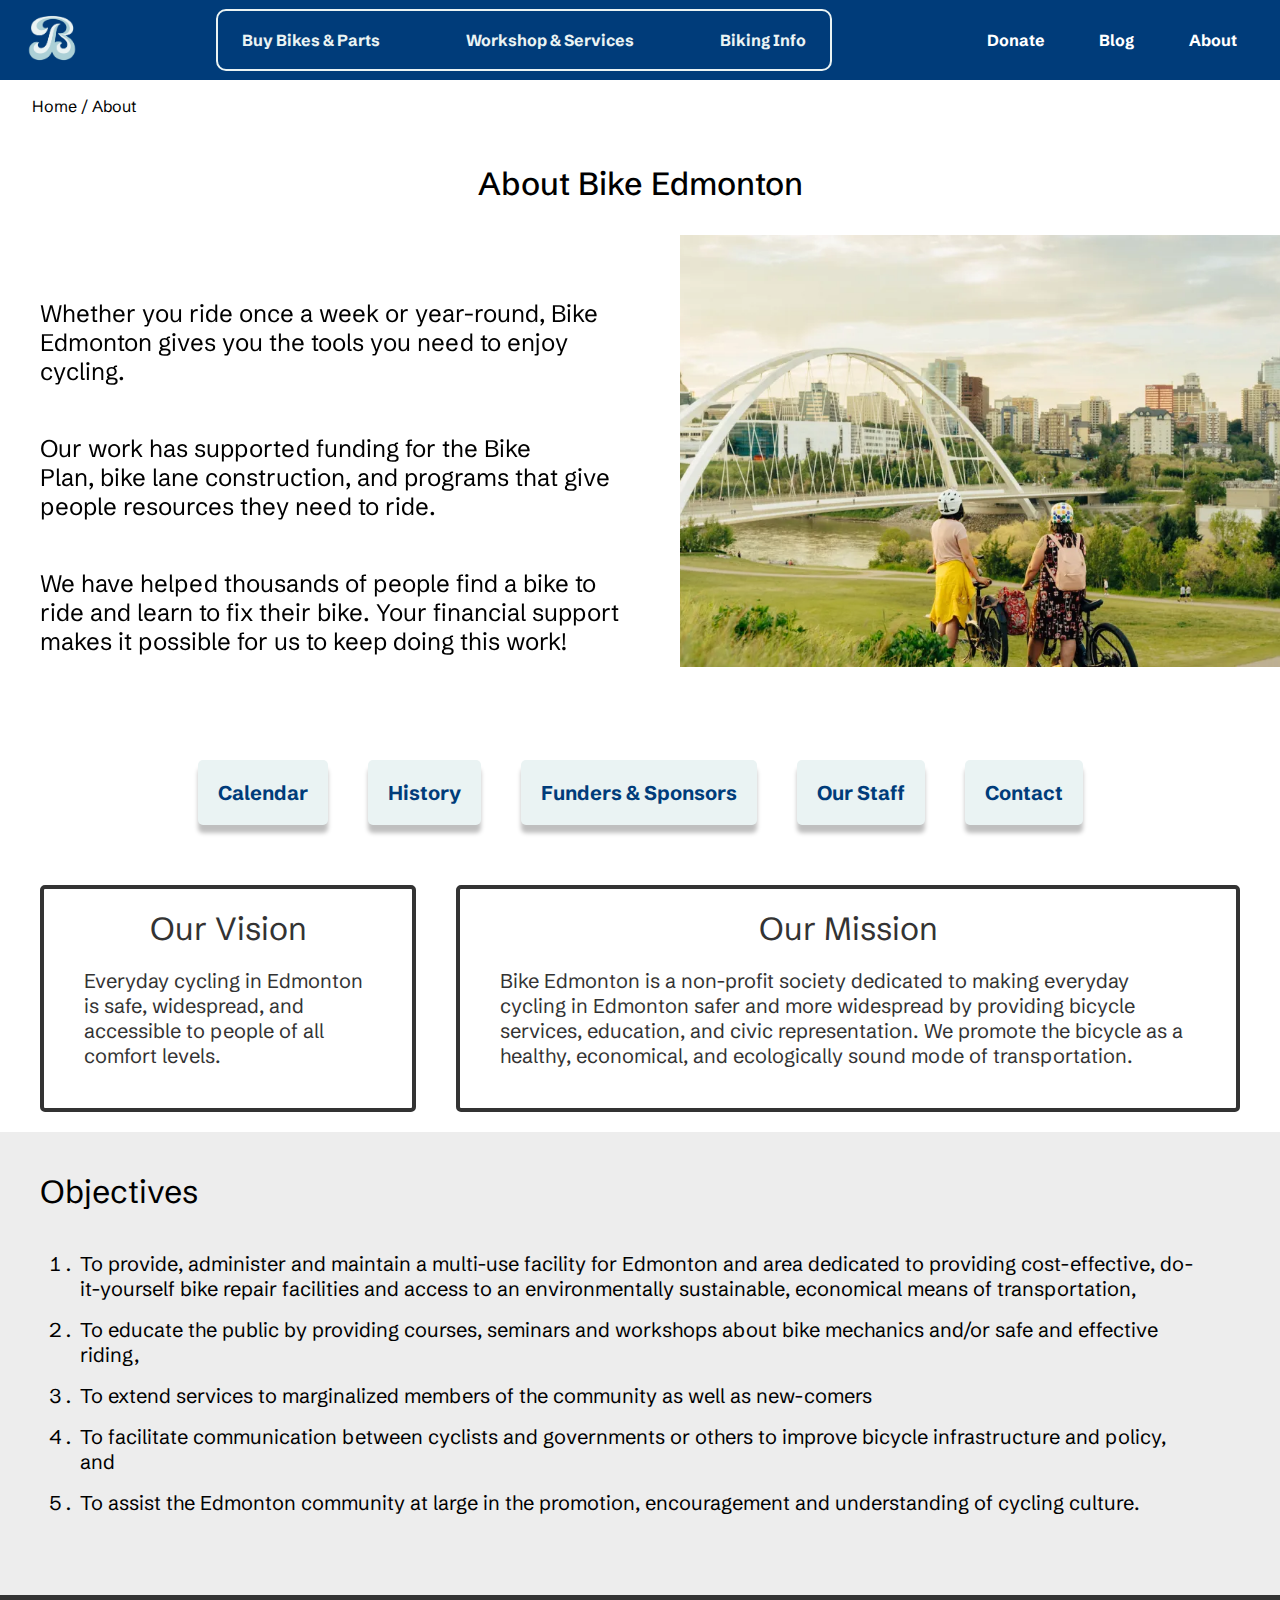
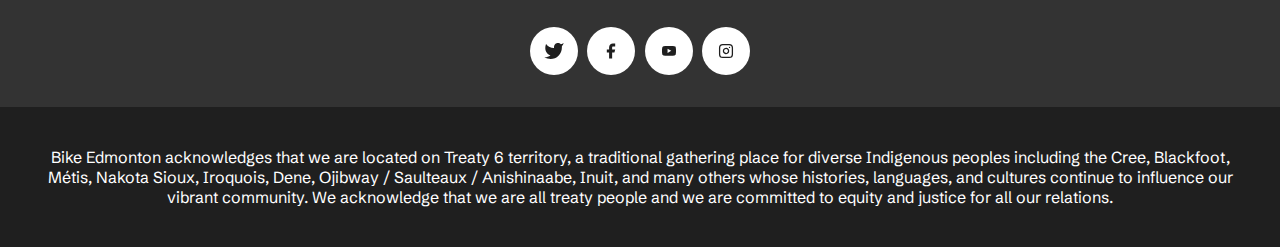
<file: about.html>
<!DOCTYPE html>
<html>
<head>
  	<meta charset="utf-8">
  	<meta name="viewport" content="initial-scale=1, width=device-width">
  	<title>Bike Edmonton</title>
  	<link rel="stylesheet"  href="./Styles/about.css" />
    <link rel="stylesheet"  href="./Styles/global.css" />

    <link rel="preconnect" href="https://fonts.googleapis.com">
	<link rel="preconnect" href="https://fonts.gstatic.com" crossorigin>
	<link href="https://fonts.googleapis.com/css2?family=Schibsted+Grotesk:ital,wght@0,400..900;1,400..900&display=swap" rel="stylesheet">

</head>
<body class="home">

    <nav class="nav-bar hidden-mobile">
        <div class="nav-logo-wrapper">
        <a href="index.html">
                <img class="logo-b" alt="Bike Edmonton Logo" src="Images/logo-b.png">
        </a>
        </div>
        <div class="main-nav-links">
                <div class="nav-txt" id="frameContainer">
                    <a href="buyBikesParts.html"><b>Buy Bikes & Parts</b></a>
                </div>
                <div class="nav-txt">
                    <a href="services.html"><b>Workshop & Services</b></a>
                </div>
                <div class="nav-txt">
                    <b>Biking Info</b>
                </div>
        </div>
        <div class="secondary-links">
                <b class="nav-txt">Donate</b>
                <b class="nav-txt">Blog</b>
                <a href="about.html"><b class="nav-txt">About</b></a>
        </div>
    </nav>

    <nav class="nav-bar hidden-desktop">
		<div class="nav-logo-wrapper">
			<a href="index.html">
					<img class="logo-b" alt="Bike Edmonton Logo" src="Images/logo-b.png">
			</a>
		</div>
		<img class="menu-icon" alt="Hamburger Menu" src="Images/menu.svg">
	</nav>


    <section class="breadcrumb">Home / About</section>

    <div class="title"> About Bike Edmonton</div>
    
    <section class="header-sect">
        <img class="right-img hidden-desktop" alt="Two people riding bikes, overlooking the city of Edmonton" src="Images/splashBackground2.png">
        <div class="left-txt">
                    <p>Whether you ride once a week or year-round, Bike Edmonton gives you the tools you need to enjoy cycling.</p>
                    <p>Our work has supported funding for the Bike Plan, bike lane construction, and programs that give people resources they need to ride.</p>
                    <p>We have helped thousands of people find a bike to ride and learn to fix their bike. Your financial support makes it possible for us to keep doing this work!</p>
        </div>
        <img class="right-img hidden-mobile" alt="Two people riding bikes, overlooking the city of Edmonton" src="Images/splashBackground2.png">
    </section>

    <section class="about-btns">
        <div class="sticky-note-btn">
                <b>Calendar</b>
        </div>
        <div class="sticky-note-btn">
                <b>History</b>
        </div>
        <div class="sticky-note-btn">
                <b>Funders & Sponsors</b>
        </div>
        <div class="sticky-note-btn">
                <b>Our Staff</b>
        </div>
        <div class="sticky-note-btn">
                <b>Contact</b>
        </div>
    </section>

    <section class="vision-mission-sect">
        <div class="vision-left">
                <div>Our Vision</div>
                <div class="content-txt">Everyday cycling in Edmonton is safe, widespread, and accessible to people of all comfort levels.</div>
        </div>
        <div class="mission-right">
                <div>Our Mission</div>
                <div class="content-txt">Bike Edmonton is a non-profit society dedicated to making everyday cycling in Edmonton safer and more widespread by providing bicycle services, education, and civic representation. We promote the bicycle as a healthy, economical, and ecologically sound mode of transportation.</div>
        </div>
    </section>

    <section class="objective-sect">
            Objectives
            <ol class="objective-list">
                <li>To provide, administer and maintain a multi-use facility for Edmonton and area dedicated to providing cost-effective, do-it-yourself bike repair facilities and access to an environmentally sustainable, economical means of transportation,</li>
                <li>To educate the public by providing courses, seminars and workshops about bike mechanics and/or safe and effective riding,</li>
                <li>To extend services to marginalized members of the community as well as new-comers</li>
                <li>To facilitate communication between cyclists and governments or others to improve bicycle infrastructure and policy, and</li>
                <li>To assist the Edmonton community at large in the promotion, encouragement and understanding of cycling culture.</li>
            </ol>
    </section>

    <footer class="footer">
        <div class="social-wrapper">
                <div class="vector-wrapper">
                    <img class="vector-icon" alt="X icon" src="Images/twitter.svg">
                    
                </div>
                <div class="vector-wrapper">
                    <img class="vector-icon" alt="Facebook icon" src="Images/facebook.svg">
                    
                </div>
                <div class="vector-wrapper">
                    <img class="vector-icon" alt="Youtube icon" src="Images/youtube.svg">
                    
                </div>
                <div class="vector-wrapper">
                    <img class="vector-icon" alt="Instagram icon" src="Images/instagram.svg">
                    
                </div>
        </div>
        <div class="acknowledgement">Bike Edmonton acknowledges that we are located on Treaty 6 territory, a traditional gathering place for diverse Indigenous peoples including the Cree, Blackfoot, Métis, Nakota Sioux, Iroquois, Dene, Ojibway / Saulteaux / Anishinaabe, Inuit, and many others whose histories, languages, and cultures continue to influence our vibrant community. We acknowledge that we are all treaty people and we are committed to equity and justice for all our relations.</div>
    </footer>
  	
  	</body>
</html>
</file>
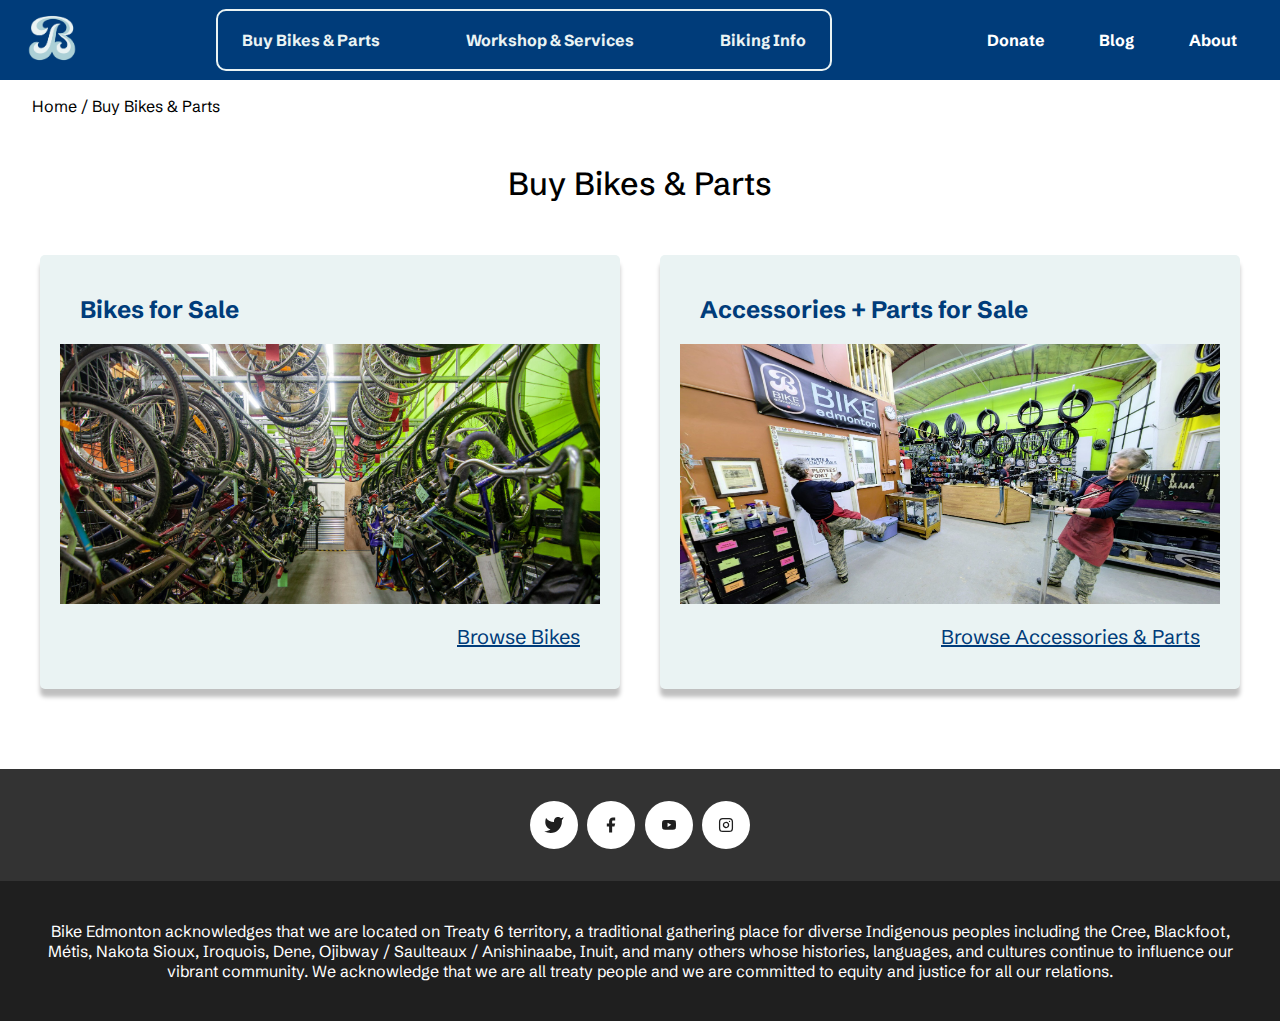
<file: buyBikesParts.html>
<!DOCTYPE html>
<html>
<head>
  	<meta charset="utf-8">
  	<meta name="viewport" content="initial-scale=1, width=device-width">
  	<title>Bike Edmonton</title>
  	<link rel="stylesheet"  href="./Styles/buyBikesParts.css" />
    <link rel="stylesheet"  href="./Styles/global.css" />

    <link rel="preconnect" href="https://fonts.googleapis.com">
	<link rel="preconnect" href="https://fonts.gstatic.com" crossorigin>
	<link href="https://fonts.googleapis.com/css2?family=Schibsted+Grotesk:ital,wght@0,400..900;1,400..900&display=swap" rel="stylesheet">
  	
</head>
<body class="home">

    <nav class="nav-bar hidden-mobile">
        <div class="nav-logo-wrapper">
        <a href="index.html">
                <img class="logo-b" alt="Bike Edmonton Logo" src="Images/logo-b.png">
        </a>
        </div>
        <div class="main-nav-links">
                <div class="nav-txt" id="frameContainer">
                    <a href="buyBikesParts.html"><b>Buy Bikes & Parts</b></a>
                </div>
                <div class="nav-txt">
                    <a href="services.html"><b>Workshop & Services</b></a>
                </div>
                <div class="nav-txt">
                    <b>Biking Info</b>
                </div>
        </div>
        <div class="secondary-links">
                <b class="nav-txt">Donate</b>
                <b class="nav-txt">Blog</b>
                <a href="about.html"><b class="nav-txt">About</b></a>
        </div>
    </nav>

    <nav class="nav-bar hidden-desktop">
		<div class="nav-logo-wrapper">
			<a href="index.html">
					<img class="logo-b" alt="Bike Edmonton Logo" src="Images/logo-b.png">
			</a>
		</div>
		<img class="menu-icon" alt="Hamburger menu" src="Images/menu.svg">
	</nav>

    <div class="breadcrumb">Home / Buy Bikes & Parts</div>

    <div class="title">Buy Bikes & Parts</div>
    
    <div class="menu-options">
            <div class="cards">
                <div class="card-title">
                        <b>Bikes for Sale</b>
                </div>
                <div class="bikes-image"></div>
                <div class="browse-wrapper">Browse Bikes</div>
            </div>

            <div class="cards">
                <div class="card-title">
                        <b>Accessories + Parts for Sale</b>
                </div>
                <div class="parts-image"></div>
                <div class="browse-wrapper">Browse Accessories & Parts</div>
            </div>
    </div>

    <footer class="footer">
        <div class="social-wrapper">
                <div class="vector-wrapper">
                    <img class="vector-icon" alt="X icon" src="Images/twitter.svg">
                    
                </div>
                <div class="vector-wrapper">
                    <img class="vector-icon" alt="Facebook icon" src="Images/facebook.svg">
                    
                </div>
                <div class="vector-wrapper">
                    <img class="vector-icon" alt="Youtube icon" src="Images/youtube.svg">
                    
                </div>
                <div class="vector-wrapper">
                    <img class="vector-icon" alt="Instagram icon" src="Images/instagram.svg">
                    
                </div>
        </div>
        <div class="acknowledgement">Bike Edmonton acknowledges that we are located on Treaty 6 territory, a traditional gathering place for diverse Indigenous peoples including the Cree, Blackfoot, Métis, Nakota Sioux, Iroquois, Dene, Ojibway / Saulteaux / Anishinaabe, Inuit, and many others whose histories, languages, and cultures continue to influence our vibrant community. We acknowledge that we are all treaty people and we are committed to equity and justice for all our relations.</div>
    </footer>
  	
  	</body>
</html>
</file>
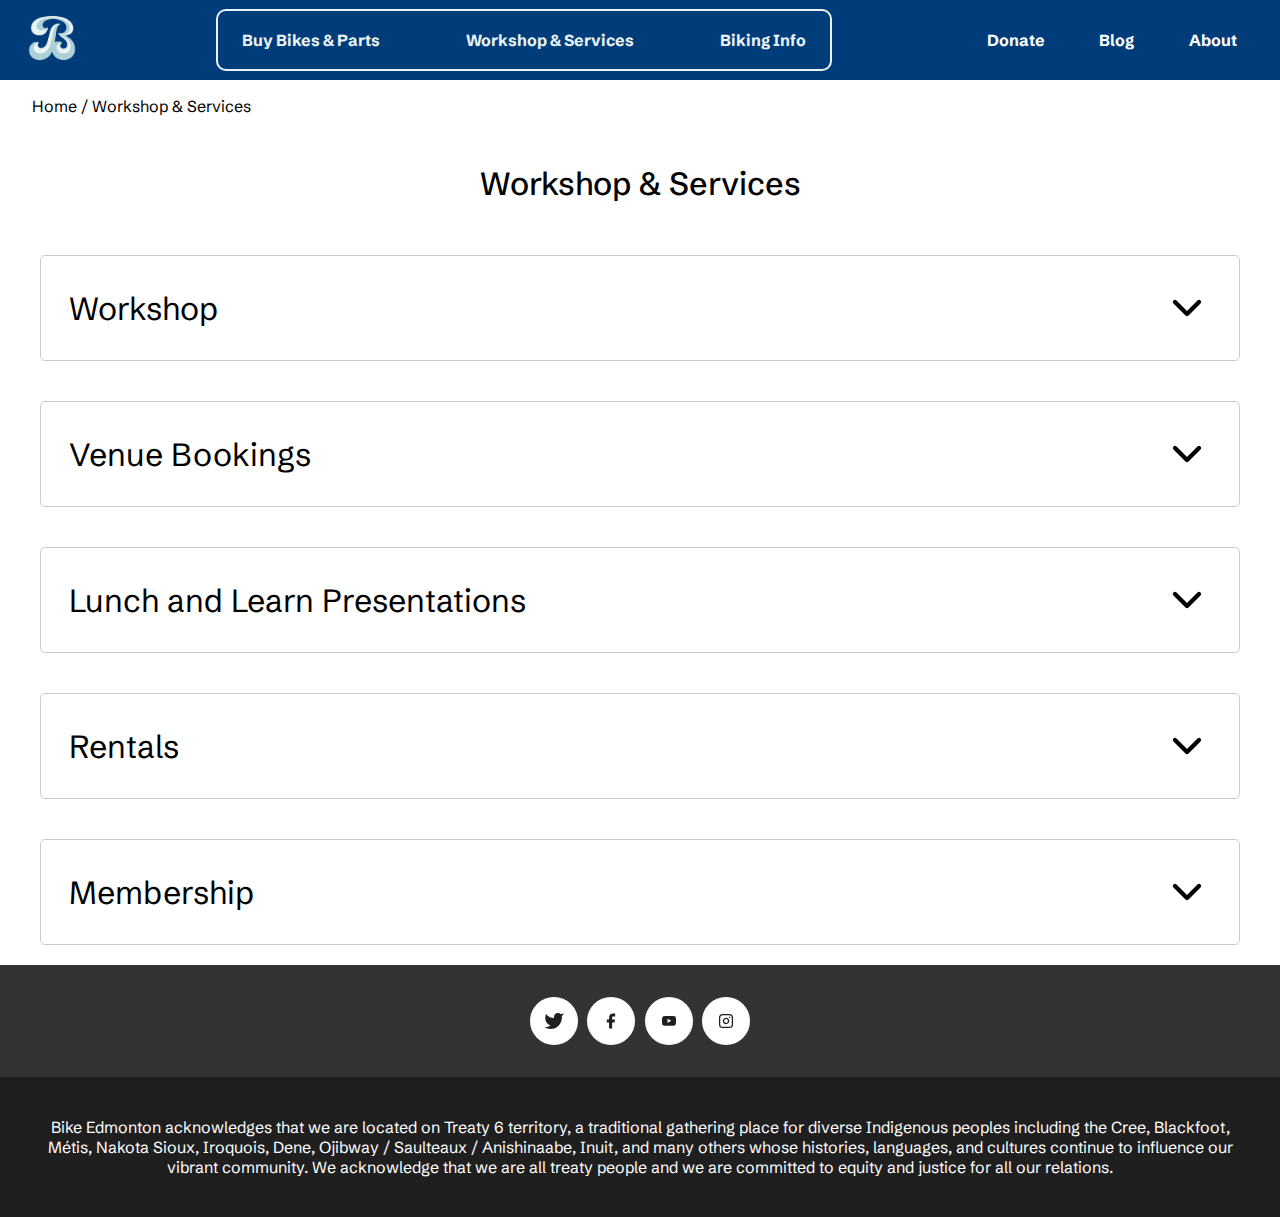
<file: services.html>
<!DOCTYPE html>
<html>
<head>
  	<meta charset="utf-8">
  	<meta name="viewport" content="initial-scale=1, width=device-width">
  	<title>Bike Edmonton</title>
  	<link rel="stylesheet"  href="./Styles/services.css" />
    <link rel="stylesheet"  href="./Styles/global.css" />

    <link rel="preconnect" href="https://fonts.googleapis.com">
	<link rel="preconnect" href="https://fonts.gstatic.com" crossorigin>
	<link href="https://fonts.googleapis.com/css2?family=Schibsted+Grotesk:ital,wght@0,400..900;1,400..900&display=swap" rel="stylesheet">
  	
</head>
<body class="home">
    <nav class="nav-bar hidden-mobile">
        <div class="nav-logo-wrapper">
        <a href="index.html">
            <img class="logo-b" alt="Bike Edmonton Logo" src="Images/logo-b.png">
        </a>
        </div>
        <div class="main-nav-links">
                <div class="nav-txt" id="frameContainer">
                    <a href="buyBikesParts.html"><b>Buy Bikes & Parts</b></a>
                </div>
                <div class="nav-txt">
                    <a href="services.html"><b>Workshop & Services</b></a>
                </div>
                <div class="nav-txt">
                    <b>Biking Info</b>
                </div>
        </div>
        <div class="secondary-links">
                <b class="nav-txt">Donate</b>
                <b class="nav-txt">Blog</b>
                <a href="about.html"><b class="nav-txt">About</b></a>
        </div>
    </nav>

    <nav class="nav-bar hidden-desktop">
		<div class="nav-logo-wrapper">
			<a href="index.html">
					<img class="logo-b" alt="Bike Edmonton Logo" src="Images/logo-b.png">
			</a>
		</div>
		<img class="menu-icon" alt="Hamburger Menu" src="Images/menu.svg">
	</nav>
            

    <div class="breadcrumb">Home / Workshop & Services</div>


    <div class="title">Workshop & Services</div>

    <section class="services-drop-downs">
    <div class="frame-container">
        <input type="checkbox" id="dropdown-toggle1" class="dropdown-toggle" hidden>
        <label for="dropdown-toggle1" class="title-container">
            <div class="section-title">Workshop</div>
            <img class="chevron-down-icon" alt="expand section arrow" src="Images/chevron-down.svg">
        </label>
        <div class="content-txt">
            <b>Bike Edmonton operates a fully-equipped, volunteer-run, community bike workshop. </b>
            <span>We have the tools (including specialty tools) needed to repair and maintain your bicycle, and mechanics to teach you how to do it. We have a large selection of used and new parts. We also have many used bicycles for sale, starting at $40 for basic as-is bicycles, and between $150-350 for most refurbished bikes.</span>
        </div>
        <div class="learn-more-wrapper">
            <b>Learn More</b>
        </div>
    </div>
</section>


    <div class="services-drop-downs">
    <div class="frame-container">
        <input type="checkbox" id="dropdown-toggle2" class="dropdown-toggle" hidden>
        <label for="dropdown-toggle2" class="title-container">
            <div class="section-title">Venue Bookings</div>
            <img class="chevron-down-icon" alt="expand section arrow" src="Images/chevron-down.svg">
        </label>
        <div class="content-txt">
            <p>
                <span>Our downtown shop can be booked for suitable events, and have been configured for lectures, movie screenings, and dance parties. Rates vary depending on the nature of the event and how much setup support you need.</span>
            </p>
            <p>
                <a class="contact-us" href="https://bikeedmonton.ca/contact" target="_blank">
                    <span>
                        <span class="contact-us1">Contact us</span>
                    </span>
                </a>
                <span> to inquire about booking facility details.
                </span>
            </p>
            <p>
                <span>&nbsp;</span>
            </p>
            <p>
                <b>Venue Information</b>
            </p>
            <p>
                <span>Our downtown shop is located at </span>
                <a class="contact-us" href="https://maps.app.goo.gl/U18UFxQeV32spoqq7" target="_blank">
                    <span>
                        <span class="contact-us1">10612-105 Avenue</span>
                    </span>
                </a>
                <span> immediately north of MacEwan University. It has excellent transit and bike network access. Maximum occupancy is 48 people. Chairs, tables, a projection screen, and other useful equipment are available if needed. Note: we have only one partly accessible washroom.</span>
            </p>
        </div>
    </div>
</div>

    <div class="services-drop-downs">
        <div class="frame-container">
                <input type="checkbox" id="dropdown-toggle3" class="dropdown-toggle" hidden>
                <label for="dropdown-toggle3" class="title-container">
                    <div class="section-title">Lunch and Learn Presentations</div>
                    <img class="chevron-down-icon" alt="expand section arrow" src="Images/chevron-down.svg">
                </label>
                <div class="content-txt">
                    <p>Book us for a 45-60 minute lunch-and-learn presentation for your office or group. We'll introduce key information for individuals interested in riding, including gear, on-road safety and basic mechanical checks.</p>
                    <p>&nbsp;</p>
                    <p>Want to encourage cycling to free up some parking stalls? Have a workplace bikeshare or new end-of-trip facilities? Coordinating an office sustainability group event? Or just want to help more people cycle?</p>
                    <p>&nbsp;</p>
                    <p>This presentation can be tailored to a specific focus. For availability and to make a booking, please
                        <a class="contact-us" href="https://bikeedmonton.ca/contact" target="_blank">
                                <span class="contact-us1">contact us</span>
                        </a>, providing as much lead time as possible.
                    </p>
                </div>
        </div>
    </div>
    <div class="services-drop-downs">
        <div class="frame-container">
                <input type="checkbox" id="dropdown-toggle4" class="dropdown-toggle" hidden>
                <label for="dropdown-toggle4" class="title-container">
                    <div class="section-title">Rentals</div>
                    <img class="chevron-down-icon" alt="expand section arrow" src="Images/chevron-down.svg">
                </label>
                <div class="content-txt">
                            <p>
                                <span>We have various rental services including:</span>
                            </p>
                            <p>
                                <span>&nbsp;</span>
                            </p>
                            <p>
                                <b>Rent a Mechanic</b>
                            </p>
                            <p>
                                <span>Book our certified bike mechanics! Available services include:
                                </span>
                            </p>
                            <ul>
                                <li>
                                    <span>Tune-up stations at your workplace or event
                                    </span>
                                </li>
                                <li>
                                    <span>Lunch-and-learn presentation on mechanics or riding
                                    </span>
                                </li>
                                <li>
                                    <span>Instructional seminars at your workplace or event
                                    </span>
                                </li>
                            </ul>
                            <p>
                                <span>For availability and pricing, and to tailor our service to your needs, please
                                </span>
                                <a class="contact-us" href="https://bikeedmonton.ca/contact" target="_blank">
                                        <span>
                                            <span class="contact-us1">contact us</span>
                                        </span>
                                </a>
                                <span>. We can also be booked for private courses. Public courses are listed on our
                                </span>
                                <a class="contact-us" href="https://bikeedmonton.ca/calendar/" target="_blank">
                                        <span>
                                            <span class="contact-us1">events calendar</span>
                                        </span>
                                </a>
                                <span>. Private courses can be booked for groups of 4 or more, depending on course topic, by
                                </span>
                                <a class="contact-us" href="https://bikeedmonton.ca/contact" target="_blank">
                                        <span>
                                            <span class="contact-us1">contacting us directly</span>
                                        </span>
                                </a>
                                <span>. Popular workshop topics include:</span>
                            </p>
                            <ul>
                                <li>
                                        <span>Introduction to Bicycle Maintenance (3 hours)</span>
                                </li>
                                <li>
                                        <span>Wheels (3 hours)</span>
                                </li>
                                <li>
                                        <span>Headsets & Bottom Brackets (3 hours)</span>
                                </li>
                            </ul>
                </div>
                <div class="learn-more-wrapper">
                    <b>Learn More -&gt;</b>
                </div>
                <div class="content-txt">
                    <p>
                        <b>Bike Generator</b>
                    </p>
                    <p>
                        <span>To book a single bike generator for your class or event, please contact
                        </span>
                        <a class="contact-us" href="mailto:jellyparrot@hotmail.com" target="_blank">
                                    <span class="contact-us1">Jan Przysiezniak</span>
                        </a>
                        <span>. This generator can power a blender (smoothies!), light bulb, and other electric devices. Jan has built generator bicycles for schools, Bikeology, and also built the OFRE/Bike Edmonton</span>
                        <a class="contact-us" href="https://operationfruitrescue.org/ofre-launches-the-pedal-powered-apple-crusher-devonian-gardens-fruit-growers-festival-sept-16th-2012/" target="_blank">
                                <span>
                                    <span class="contact-us1">pedal-powered apple crusher</span>
                                </span>
                        </a>
                        <span>.</span>
                    </p>
                </div>
                <div class="learn-more-wrapper">
                    <b>Learn More -&gt;</b>
                </div>
                <div class="content-txt">
                            <p>
                                <b>Bike Rack</b>
                            </p>
                            <p>You can rent our portable racks for $20 per rack, per event day. Contact us for a quote for multi-day rentals. These racks are an excellent option for community events and festivals that want to encourage attendees to bike to the event: the racks are easy to transport, and easy to set up.</p>
                </div>
                <div class="learn-more-wrapper">
                    <b>Learn More -&gt;</b>
                </div>
        </div>
    </div>
    <div class="services-drop-downs">
        <div class="frame-container">
                <input type="checkbox" id="dropdown-toggle5" class="dropdown-toggle" hidden>
                <label for="dropdown-toggle5" class="title-container">
                    <div class="section-title">Membership</div>
                    <img class="chevron-down-icon" alt="expand section arrow" src="Images/chevron-down.svg">
                    
                </label>
                <div class="content-txt">
                            <p>June is bike month, and
                                <a class="contact-us" href="https://www.google.com/maps/d/u/0/viewer?mid=17_bQrRyx2oGOlN_9ySDYxup_c89nYIc&ll=53.522268568981474%2C-113.54835725000001&z=12" target="_blank">
                                    <span class="contact-us1">many businesses</span>
                                </a> are giving discounts & promotions to customers who arrive by bike! Our regular individual membership is $35/year, but you can become a member for just $15 from now until the end of June if you sign up in person. Already a member? Then we’ll extend your membership by a year for just $15 if you renew this month!
                            </p>
                            <p>Become a Bike Edmonton Member</p>
                            <p>&nbsp;</p>
                            <p>Buying a membership is a great way to support us. Your membership fee provides Bike Edmonton with stable, predictable funding to run and expand our services, including bike building, bike sales, parts sales, DIY/full bike service, and repair courses.</p>
                            <p>&nbsp;</p>
                            <p>Your membership also adds your strength to the collective voice of bike riders everywhere, as Edmonton and other cities face the challenge of building infrastructure that is cost-effective, accessible, good for the environment, and good for our health and safety.</p>
                            <p>Other membership benefits include:</p>
                            <ul>
                                <li>Discounts at businesses and events across the city.</li>
                                <li>Discounts on shop fees at both of our community bike workshops.</li>
                                <li>Discounts on bike repair courses and other workshops.</li>
                            </ul>
                </div>
                <div class="learn-more-wrapper">
                    <b>Sign Up -&gt;</b>
                </div>
        </div>
    </div>


    <footer class="footer">
        <div class="social-wrapper">
                <div class="vector-wrapper">
                    <img class="vector-icon" alt="X icon" src="Images/twitter.svg">
                    
                </div>
                <div class="vector-wrapper">
                    <img class="vector-icon" alt="Facebook icon" src="Images/facebook.svg">
                    
                </div>
                <div class="vector-wrapper">
                    <img class="vector-icon" alt="Youtube icon" src="Images/youtube.svg">
                    
                </div>
                <div class="vector-wrapper">
                    <img class="vector-icon" alt="Instagram icon" src="Images/instagram.svg">
                    
                </div>
        </div>
        <div class="acknowledgement">Bike Edmonton acknowledges that we are located on Treaty 6 territory, a traditional gathering place for diverse Indigenous peoples including the Cree, Blackfoot, Métis, Nakota Sioux, Iroquois, Dene, Ojibway / Saulteaux / Anishinaabe, Inuit, and many others whose histories, languages, and cultures continue to influence our vibrant community. We acknowledge that we are all treaty people and we are committed to equity and justice for all our relations.</div>
    </footer>
  	
  	</body>
</html>
</file>
<file: Styles/about.css>
/* header section */

.left-txt {
    align-self: stretch;
    flex: 1;
    backdrop-filter: blur(4px);
    background-color: rgba(255, 255, 255, 0.8);
    display: flex;
    flex-direction: column;
    align-items: center;
    justify-content: flex-start;
    padding: 2.5rem;
}
.right-img {
    flex: 1;
    max-width: 100%;
    overflow: hidden;
    height: 27rem;
    object-fit: cover;
}
.header-sect {
    align-self: stretch;
    display: flex;
    flex-direction: row;
    align-items: flex-start;
    justify-content: flex-start;
    font-size: 1.5rem;
}



/* about nav buttons */
.sticky-note-btn {
    box-shadow: 0px 8px 4px rgba(0, 0, 0, 0.25);
    border-radius: 5px;
    background-color: #eaf3f3;
    display: flex;
    flex-direction: row;
    align-items: center;
    justify-content: center;
    padding: 1.25rem;
    cursor: pointer;
}

.sticky-note-btn:hover {
    box-shadow: none; /* Removes the shadow on hover */
}
.about-btns {
    align-self: stretch;
    background-color: rgba(237, 237, 237, 0);
    overflow: hidden;
    display: flex;
    flex-direction: row;
    align-items: flex-start;
    justify-content: center;
    padding: 2.5rem;
    gap: 2.5rem;
    font-size: 1.25rem;
    color: #003c7a;
}


/* vision mission section */

.content-txt {
    align-self: stretch;
    display: flex;
    flex-direction: row;
    align-items: center;
    justify-content: center;
    padding: 1.25rem;
    font-size: 1.25rem;
}
.vision-left {
    align-self: stretch;
    flex: 1;
    border-radius: 5px;
    border: 4px solid #333;
    overflow: hidden;
    display: flex;
    flex-direction: column;
    align-items: center;
    justify-content: flex-start;
    padding: 1.25rem;
}
.mission-right {
    width: 49rem;
    border-radius: 5px;
    border: 4px solid #333;
    box-sizing: border-box;
    overflow: hidden;
    flex-shrink: 0;
    display: flex;
    flex-direction: column;
    align-items: center;
    justify-content: flex-start;
    padding: 1.25rem;
}
.vision-mission-sect {
    align-self: stretch;
    display: flex;
    flex-direction: row;
    align-items: center;
    justify-content: center;
    padding: 1.25rem 2.5rem;
    gap: 2.5rem;
    font-size: 2rem;
    color: #333;
}


/* objectives section */

.objective-list {
    margin: 0;
    align-self: stretch;
    display: flex;
    flex-direction: column;
    font-family: inherit;
    padding: 2.5rem;
    font-size: 1.25rem;
    gap: 1rem;
}

.objective-sect {
    align-self: stretch;
    flex: 1;
    background-color: #ededed;
    overflow: hidden;
    display: flex;
    flex-direction: column;
    align-items: flex-start;
    justify-content: flex-start;
    padding: 2.5rem;
    font-size: 2rem;
}

@media screen and (max-width: 390px) {

    .header-sect {
        flex-direction: column;
        font-size: 1rem;
    }

    .about-btns {

        flex-direction: column;
        align-items: center;
        justify-content: center;
        padding: 1.5rem 2.5rem;
        gap: 2.5rem;
        font-size: 1.25rem;
    }

    .sticky-note-btn {
        width: 100%;
    }

    .content-txt {
        flex-direction: column;
        font-size: 1rem;
    }

    .mission-right {
        width: 100%;
    }

    .vision-mission-sect {

        flex-direction: column;
    }

    .left-txt {
        padding: 1.5rem 2.5rem;
    }


}
</file>
<file: Styles/global.css>
body {
    margin: 0;
    line-height: normal;
}

.home {
    font-size: 1rem;
    color: #000;
    font-family: Schibsted Grotesk;
}

a {
    color: inherit;
    text-decoration: inherit; /* no underline */
  }


  .nav-bar {
    align-self: stretch;
    background-color: #003c7a;
    overflow: hidden;
    display: flex;
    flex-direction: row;
    align-items: center;
    justify-content: space-between;
    padding: 0rem 1.25rem;
    text-align: center;
    color: #eaf3f3;
    position: sticky;
    top: 0;
    z-index: 1;
}

/* Nav Logo */
.logo-b {
    width: 4rem;
    position: relative;
    height: 4rem;
    object-fit: cover;
}
.nav-logo-wrapper {
    background-color: rgba(197, 197, 197, 0);
    height: 5rem;
    overflow: hidden;
    flex-shrink: 0;
    display: flex;
    flex-direction: row;
    align-items: center;
    justify-content: center;
}

/* Main Links */
.main-nav-links {
    gap: 5rem;
    border-radius: 10px;
    border: 2px solid #eaf3f3;
    box-sizing: border-box;
    display: flex;
    flex-direction: row;
    align-items: center;
    justify-content: space-between;
    padding: 1rem 1.25rem;
}


.nav-txt {
    align-self: stretch;
    border-radius: 5px;
    display: flex;
    flex-direction: column;
    align-items: center;
    justify-content: center;
    box-sizing: border-box;
    cursor: pointer;
    position: relative;
    text-decoration: none;
    padding: 0.2rem;
}

.nav-txt::after {
    content: '';
    position: absolute;
    bottom: 0;
    left: 0;
    width: 0;
    height: 2px;
    background-color: currentColor;
    transition: width 0.3s ease;
}

.nav-txt:hover::after {
    width: 100%;
}




/* Secondary Links */
.secondary-links {
    background-color: rgba(197, 197, 197, 0);
    overflow: hidden;
    display: flex;
    flex-direction: row;
    align-items: center;
    justify-content: flex-end;
    padding: 1.25rem;
    gap: 3rem;
    text-align: left;
    color: #fff;
}

/* footer */

.vector-icon {
    width: 1.5rem;
    position: relative;
    height: 1rem;
}

.vector-wrapper {
    width: 3rem;
    border-radius: 100px;
    background-color: #fff;
    height: 3rem;
    overflow: hidden;
    flex-shrink: 0;
    display: flex;
    flex-direction: column;
    align-items: center;
    justify-content: center;
    box-sizing: border-box;
    cursor: pointer;
}

/* Grid layout */
.social-wrapper {
    align-self: stretch;
    background-color: #333;
    height: 7rem;
    overflow: hidden;
    flex-shrink: 0;
    display: grid;
    grid-template-columns: repeat(auto-fit, minmax(3rem, auto));
    justify-content: center;
    align-items: center;
    padding: 1.25rem;
    box-sizing: border-box;
    gap: 0.6rem;
    grid-auto-flow: column;
}


.acknowledgement {
    align-self: stretch;
    background-color: #1f1f1f;
    overflow: hidden;
    display: flex;
    flex-direction: row;
    align-items: center;
    justify-content: center;
    padding: 2.5rem;
}

.footer {
    align-self: stretch;
    display: flex;
    flex-direction: column;
    align-items: flex-start;
    justify-content: flex-start;
    text-align: center;
    color: #fff;
}

.breadcrumb {
    align-self: stretch;
    background-color: rgba(221, 221, 221, 0);
    display: flex;
    flex-direction: row;
    align-items: center;
    justify-content: start;
    padding: 1rem 2rem;
}

.title {
    align-self: stretch;
    background-color: rgba(237, 237, 237, 0);
    overflow: hidden;
    display: flex;
    flex-direction: column;
    align-items: center;
    justify-content: center;
    padding: 2rem 0rem;
    font-size: 2rem;
    font-weight: 500;
}

@media screen and (min-width: 391px) {
    /* body {
        background-color: lightseagreen;
    } */
    .hidden-desktop {
        display: none;
    }
}

@media screen and (max-width: 390px) {

    .hidden-mobile {
        display: none;
    }
    .menu-icon {
        /* position: relative; */
        height: 3rem;
        overflow: hidden;
        flex-shrink: 0;
        }

    .breadcrumb {
        font-size: 1rem;
    }

    .title {
        padding: 1rem 0rem;
    }



}
</file>
<file: Styles/buyBikesParts.css>
.card-title {
    display: flex;
    flex-direction: row;
    align-items: center;
    justify-content: flex-start;
    padding: 1.25rem;
    font-size: 1.5rem;
}
.bikes-image {
    align-self: stretch;
    display: flex;
    height: 13.75rem;
    flex-direction: row;
    align-items: center;
    justify-content: center;
    padding: 1.25rem;
    background-image: url('../Images/buyBikes.png');
    background-size: cover;
    background-repeat: no-repeat;
    background-position: top;
    color: rgba(0, 0, 0, 0);
}

.browse-wrapper {
    align-self: stretch;
    display: flex;
    flex-direction: row;
    align-items: center;
    justify-content: flex-end;
    padding: 1.25rem;
    text-align: right;
    text-decoration: underline;
}
.cards {
    align-self: stretch;
    flex: 1;
    box-shadow: 0px 8px 4px rgba(0, 0, 0, 0.25);
    border-radius: 5px;
    background-color: #eaf3f3;
    overflow: hidden;
    display: flex;
    flex-direction: column;
    align-items: flex-start;
    justify-content: flex-start;
    padding: 1.25rem;
    cursor: pointer;
}

.cards:hover {
    box-shadow: none; /* Removes the shadow on hover */
}

.parts-image {
    align-self: stretch;
    display: flex;
    height: 13.75rem;
    flex-direction: row;
    align-items: center;
    justify-content: center;
    padding: 1.25rem;
    background-image: url('../Images/buyParts.png');
    background-size: cover;
    background-repeat: no-repeat;
    background-position: top;
    color: rgba(0, 0, 0, 0);
}

.menu-options {
    align-self: stretch;
    display: flex;
    flex-direction: row;
    align-items: flex-start;
    justify-content: center;
    padding: 1.25rem 2.5rem 5rem;
    gap: 2.5rem;
    text-align: left;
    font-size: 1.25rem;
    color: #003c7a;
}

@media screen and (max-width: 390px) {

    .menu-options {
        flex-direction: column;
        font-size: 1rem;
    }

}
</file>
<file: Styles/services.css>
.section-title {
    display: flex;
    flex-direction: row;
    align-items: center;
    justify-content: center;
}
.chevron-down-icon {
    width: 3rem;
    position: relative;
    height: 3rem;
    overflow: hidden;
    flex-shrink: 0;
    object-fit: contain;
}
.title-container {
    align-self: stretch;
    display: flex;
    flex-direction: row;
    align-items: center;
    justify-content: space-between;
    padding: 1.25rem;
    font-size: 2rem;
}
.content-txt {
    align-self: stretch;
    display: flex;
    flex-direction: column;
    align-items: start;
    justify-content: center;
    padding: 1.25rem;
}
.learn-more-wrapper {
    align-self: stretch;
    display: flex;
    flex-direction: row;
    align-items: center;
    justify-content: end;
    padding: 0rem 1.25rem 1.25rem;
    text-align: right;
}
.frame-container {
    align-self: stretch;
    flex: 1;
    border-radius: 5px;
    border: 4px solid #333;
    overflow: hidden;
    display: flex;
    flex-direction: column;
    align-items: flex-start;
    justify-content: flex-start;
    padding: 1.25rem;
}
.services-drop-downs {
    align-self: stretch;
    display: flex;
    flex-direction: row;
    align-items: center;
    justify-content: center;
    padding: 1.25rem 2.5rem;
    font-size: 1.25rem;
}

.frame-parent2 {
    align-self: stretch;
    display: flex;
    flex-direction: row;
    align-items: center;
    justify-content: space-between;
    padding: 1.25rem;
}
.contact-us1 {
    text-decoration: underline;
}
.contact-us {
    color: inherit;
}
.services-drop-downs-inner4 {
    align-self: stretch;
    display: flex;
    flex-direction: row;
    align-items: center;
    justify-content: center;
    padding: 1.25rem 2.5rem 2.5rem;
    font-size: 1.25rem;
}

p {
    margin: 0;
}


.frame-container {
    border: 1px solid #ccc;
    border-radius: 5px;
    padding: 0.5rem;
    transition: all 0.3s ease;
}

.dropdown-toggle ~ .content-txt,
.dropdown-toggle ~ .learn-more-wrapper {
    display: none;
}

.dropdown-toggle:checked ~ .content-txt,
.dropdown-toggle:checked ~ .learn-more-wrapper {
    display: block;
}

.title-container {
    cursor: pointer;
    display: flex;
    align-items: center;
    justify-content: space-between;
}

.chevron-down-icon {
    transition: transform 0.3s ease;
    transform: rotate(180deg);
}

.dropdown-toggle:checked + .title-container .chevron-down-icon {
    transform: rotate(360deg);
}

@media screen and (max-width: 390px) {
    .content-txt {
        font-size: 1rem;
    }

    .title-container {
        padding: 1rem;
        font-size: 1.5rem;
    }

    .services-drop-downs {
        padding: 0.8rem 1.5rem;
    }

    b {
        font-size: 1rem;
    }
}
</file>
